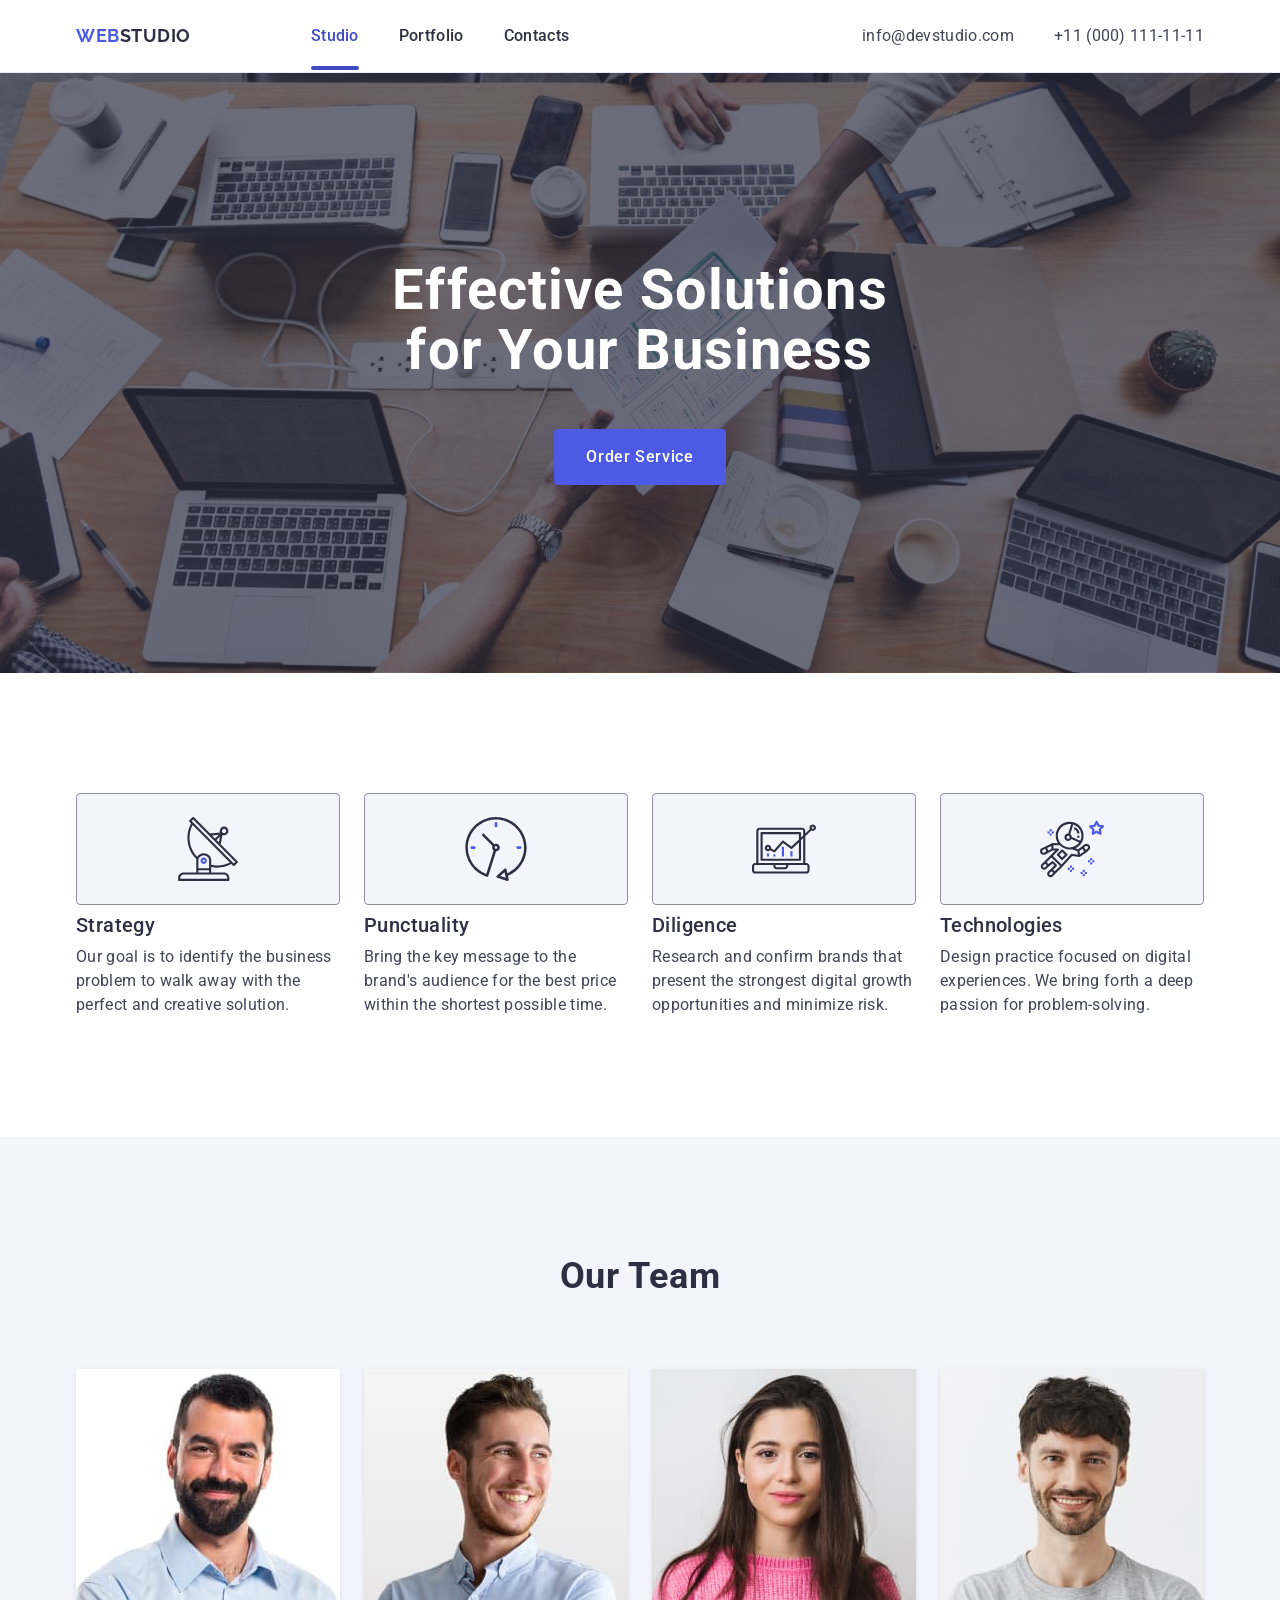
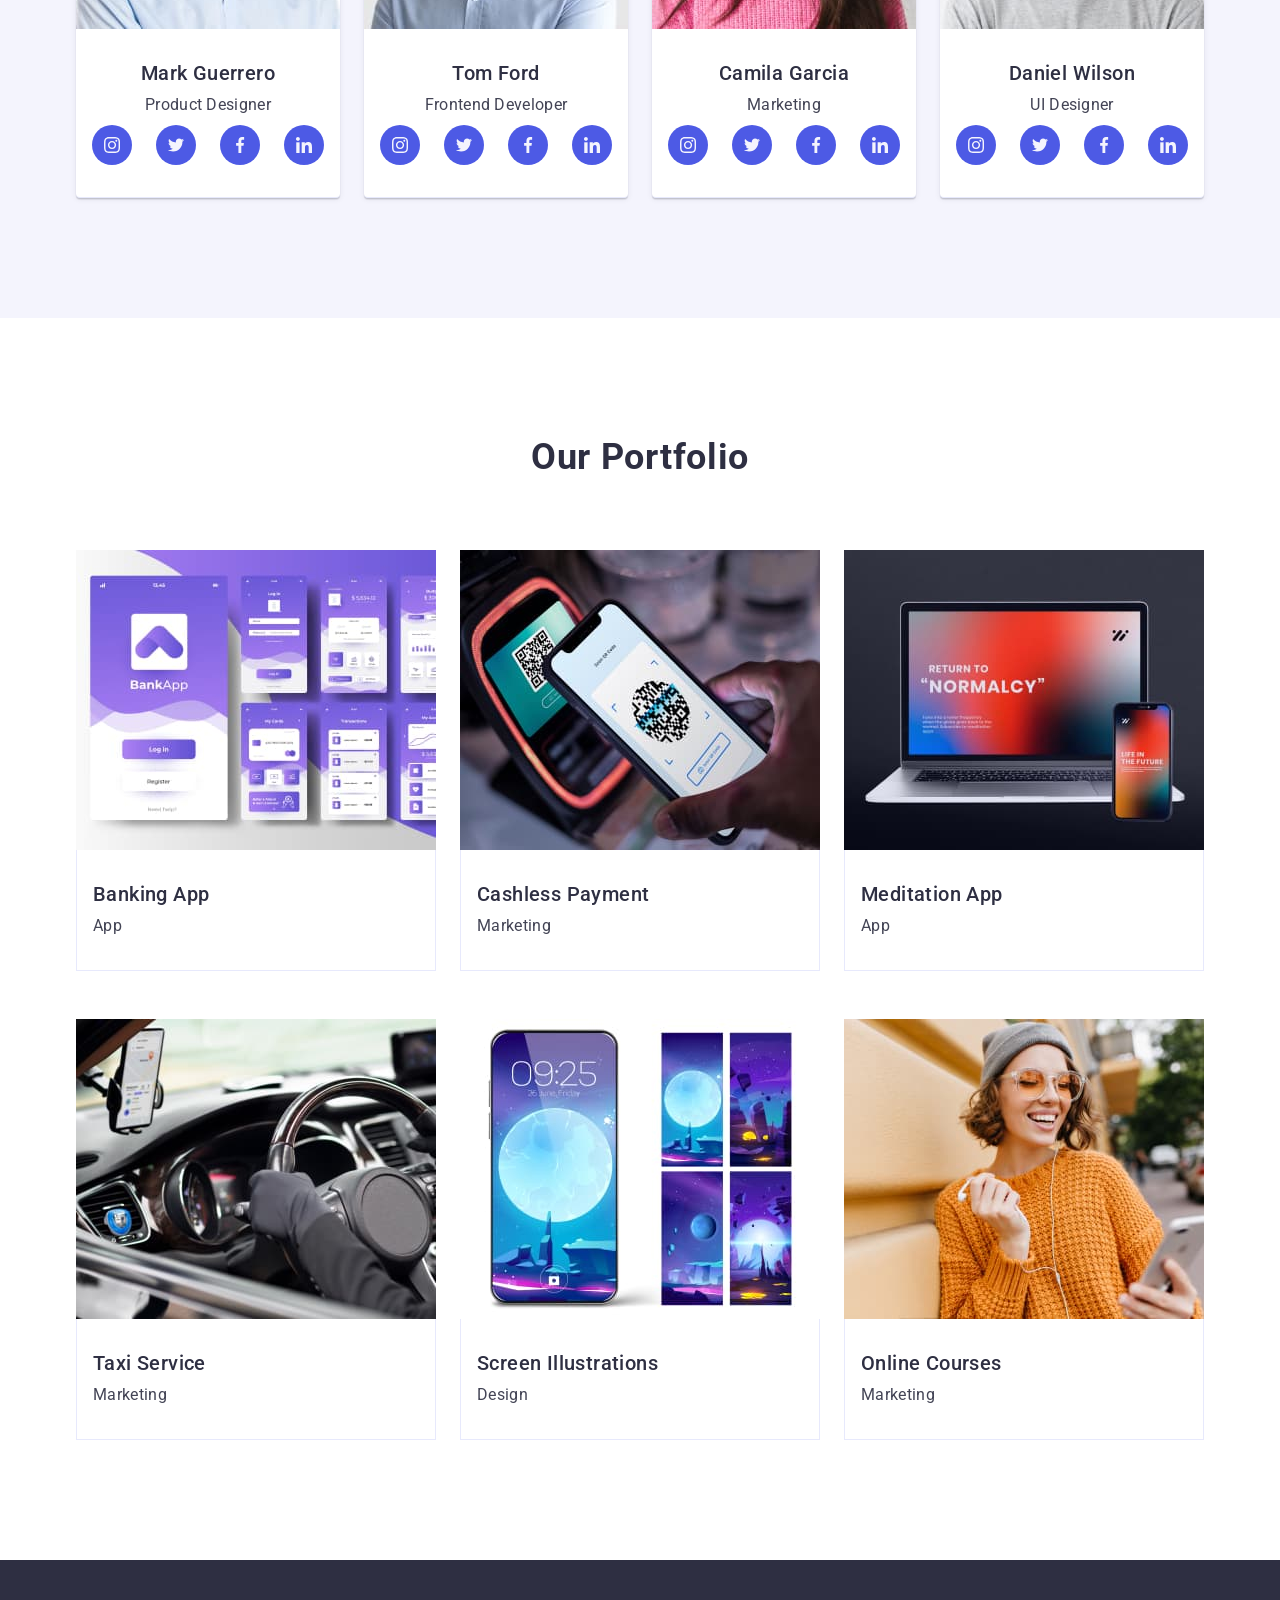
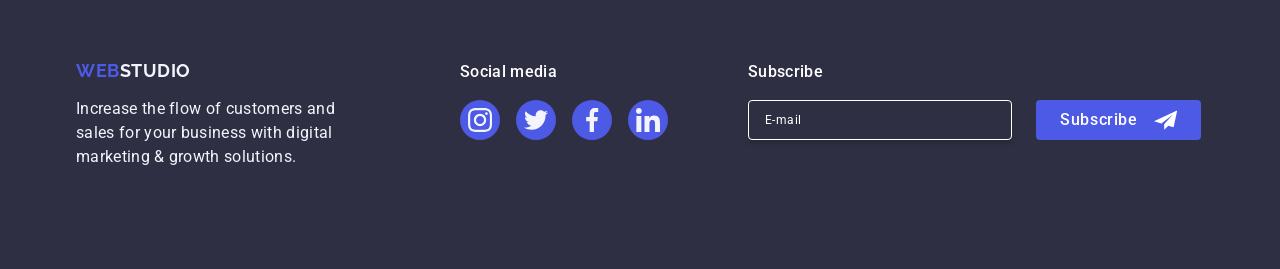
<file: index.html>
<!DOCTYPE html>
<html lang="en">
  <head>
    <meta charset="UTF-8" />
    <meta name="viewport" content="width=device-width, initial-scale=1.0" />
    <title>Document</title>
    <link rel="preconnect" href="https://fonts.googleapis.com" />
    <link rel="preconnect" href="https://fonts.gstatic.com" crossorigin />
    <link
      href="https://fonts.googleapis.com/css2?family=Raleway:wght@700&family=Roboto:wght@400;500;700&display=swap"
      rel="stylesheet"
    />
    <link
      rel="stylesheet"
      href="https://cdnjs.cloudflare.com/ajax/libs/modern-normalize/2.0.0/modern-normalize.min.css"
      integrity="sha512-4xo8blKMVCiXpTaLzQSLSw3KFOVPWhm/TRtuPVc4WG6kUgjH6J03IBuG7JZPkcWMxJ5huwaBpOpnwYElP/m6wg=="
      crossorigin="anonymous"
      referrerpolicy="no-referrer"
    />
    <link rel="stylesheet" href="./css/styles.css" />
  </head>
  <body>
    <!-- header -->

    <header class="header">
      <div class="container flex-property">
        <nav class="nav">
          <a href="./index.html" class="nav-link-logo logo-link-header"
            >Web<span class="logo-header">Studio</span></a
          >
          <ul class="nav-list">
            <li class="nav-list-item">
              <a href="./index.html" class="nav-list-link carrent">Studio</a>
            </li>
            <li class="nav-list-item">
              <a href="#" class="nav-list-link">Portfolio</a>
            </li>
            <li class="nav-list-item">
              <a href="#" class="nav-list-link">Contacts</a>
            </li>
          </ul>
        </nav>
        <address class="address">
          <ul class="address-list">
            <li class="address-list-item">
              <a href="mailto:info@devstudio.com" class="address-list-link"
                >info@devstudio.com</a
              >
            </li>
            <li class="address-list-item">
              <a href="tel:+110001111111" class="address-list-link"
                >+11 (000) 111-11-11</a
              >
            </li>
          </ul>
        </address>
        <div class="burger-mobile-menu">
          <button class="mobile-menu-button" type="button">
            <svg class="mobile-menu-icon" width="24" height="24">
              <use href="images/icons.svg#icon-menu-burger"></use>
            </svg>
          </button>
        </div>
      </div>
      <div class="mobile-menu">
        <div class="container section-mobile-menu">
          <button class="mobile-menu-close-button" type="button">
            <svg class="mobile-menu-close-icon" width="8" height="8">
              <use href="./images/icons.svg#icon-close-modal"></use>
            </svg>
          </button>
          <nav class="mobile-menu-nav">
            <ul class="mobile-nav-list">
              <li class="mobile-nav-list-item">
                <a href="./index.html" class="mobile-nav-list-link carrent"
                  >Studio</a
                >
              </li>
              <li class="mobile-nav-list-item">
                <a href="#" class="mobile-nav-list-link">Portfolio</a>
              </li>
              <li class="mobile-nav-list-item">
                <a href="#" class="mobile-nav-list-link">Contacts</a>
              </li>
            </ul>
          </nav>
          <address class="mobile-menu-address">
            <ul class="mobile-address-list">
              <li class="mobile-address-list-item">
                <a
                  href="tel:+110001111111"
                  class="mobile-address-list-link carrent"
                  >+11 (000) 111-11-11</a
                >
              </li>
              <li class="mobile-address-list-item">
                <a
                  href="mailto:info@devstudio.com"
                  class="mobile-address-list-link"
                  >info@devstudio.com</a
                >
              </li>
            </ul>
          </address>
          <ul class="social-list mobile-social-list">
            <li class="social-list-item">
              <a href="#" class="social-list-link">
                <svg class="social-list-icon" width="24" height="24">
                  <use href="./images/icons.svg#icon-instagram"></use>
                </svg>
              </a>
            </li>
            <li class="social-list-item">
              <a href="#" class="social-list-link">
                <svg class="social-list-icon" width="24" height="24">
                  <use href="./images/icons.svg#icon-twitter"></use>
                </svg>
              </a>
            </li>
            <li class="social-list-item">
              <a href="#" class="social-list-link">
                <svg class="social-list-icon" width="24" height="24">
                  <use href="./images/icons.svg#icon-facebook"></use>
                </svg>
              </a>
            </li>
            <li class="social-list-item">
              <a href="#" class="social-list-link">
                <svg class="social-list-icon" width="24" height="24">
                  <use href="./images/icons.svg#icon-linkedin"></use>
                </svg>
              </a>
            </li>
          </ul>
        </div>
      </div>
    </header>

    <!-- mobile-menu -->

    <!-- main -->

    <main class="main">
      <!-- section hero -->

      <section class="section hero">
        <div class="container">
          <h1 class="hero-title">Effective Solutions for Your Business</h1>
          <button class="button hero-button" type="button">
            Order Service
          </button>
        </div>
      </section>

      <!-- section service -->

      <section class="section service">
        <div class="container">
          <h2 class="section-title visually-hidden">Order Service</h2>
          <ul class="service-list">
            <li class="service-list-item">
              <div class="service-list-thumb">
                <svg class="service-list-icon" width="64" height="64">
                  <use href="./images/icons.svg#icon-antenna"></use>
                </svg>
              </div>
              <h3 class="service-list-title">Strategy</h3>
              <p class="service-list-text">
                Our goal is to identify the business problem to walk away with
                the perfect and creative solution.
              </p>
            </li>
            <li class="service-list-item">
              <div class="service-list-thumb">
                <svg class="service-list-icon" width="64" height="64">
                  <use href="./images/icons.svg#icon-clock"></use>
                </svg>
              </div>
              <h3 class="service-list-title">Punctuality</h3>
              <p class="service-list-text">
                Bring the key message to the brand's audience for the best price
                within the shortest possible time.
              </p>
            </li>
            <li class="service-list-item">
              <div class="service-list-thumb">
                <svg class="service-list-icon" width="64" height="64">
                  <use href="./images/icons.svg#icon-diagram"></use>
                </svg>
              </div>
              <h3 class="service-list-title">Diligence</h3>
              <p class="service-list-text">
                Research and confirm brands that present the strongest digital
                growth opportunities and minimize risk.
              </p>
            </li>
            <li class="service-list-item">
              <div class="service-list-thumb">
                <svg class="service-list-icon" width="64" height="64">
                  <use href="./images/icons.svg#icon-astronaut"></use>
                </svg>
              </div>
              <h3 class="service-list-title">Technologies</h3>
              <p class="service-list-text">
                Design practice focused on digital experiences. We bring forth a
                deep passion for problem-solving.
              </p>
            </li>
          </ul>
        </div>
      </section>

      <!-- section team -->

      <section class="section team">
        <div class="container team-container">
          <h2 class="section-title">Our Team</h2>
          <ul class="team-list">
            <li class="team-list-item">
              <img
                class="team-list-img"
                srcset="
                  ./images/mark_guerrero.jpg    1x,
                  ./images/mark_guerrero-2x.jpg 2x
                "
                src="./images/mark_guerrero.jpg"
                alt="Mark Guerrero Product Designer"
                width="264"
              />
              <div class="team-wrapper-content">
                <h3 class="team-list-title">Mark Guerrero</h3>
                <p class="team-list-text">Product Designer</p>
                <ul class="social-list">
                  <li class="social-list-item">
                    <a href="#" class="social-list-link">
                      <svg class="social-list-icon" width="16" height="16">
                        <use href="./images/icons.svg#icon-instagram"></use>
                      </svg>
                    </a>
                  </li>
                  <li class="social-list-item">
                    <a href="#" class="social-list-link">
                      <svg class="social-list-icon" width="16" height="16">
                        <use href="./images/icons.svg#icon-twitter"></use>
                      </svg>
                    </a>
                  </li>
                  <li class="social-list-item">
                    <a href="#" class="social-list-link">
                      <svg class="social-list-icon" width="16" height="16">
                        <use href="./images/icons.svg#icon-facebook"></use>
                      </svg>
                    </a>
                  </li>
                  <li class="social-list-item">
                    <a href="#" class="social-list-link">
                      <svg class="social-list-icon" width="16" height="16">
                        <use href="./images/icons.svg#icon-linkedin"></use>
                      </svg>
                    </a>
                  </li>
                </ul>
              </div>
            </li>
            <li class="team-list-item">
              <img
                class="team-list-img"
                srcset="./images/tom_ford.jpg 1x, ./images/tom_ford-2x.jpg 2x"
                src="./images/tom_ford.jpg"
                alt="Tom Ford Frontend Developer"
                width="264"
              />
              <div class="team-wrapper-content">
                <h3 class="team-list-title">Tom Ford</h3>
                <p class="team-list-text">Frontend Developer</p>
                <ul class="social-list">
                  <li class="social-list-item">
                    <a href="#" class="social-list-link">
                      <svg class="social-list-icon" width="16" height="16">
                        <use href="./images/icons.svg#icon-instagram"></use>
                      </svg>
                    </a>
                  </li>
                  <li class="social-list-item">
                    <a href="#" class="social-list-link">
                      <svg class="social-list-icon" width="16" height="16">
                        <use href="./images/icons.svg#icon-twitter"></use>
                      </svg>
                    </a>
                  </li>
                  <li class="social-list-item">
                    <a href="#" class="social-list-link">
                      <svg class="social-list-icon" width="16" height="16">
                        <use href="./images/icons.svg#icon-facebook"></use>
                      </svg>
                    </a>
                  </li>
                  <li class="social-list-item">
                    <a href="#" class="social-list-link">
                      <svg class="social-list-icon" width="16" height="16">
                        <use href="./images/icons.svg#icon-linkedin"></use>
                      </svg>
                    </a>
                  </li>
                </ul>
              </div>
            </li>
            <li class="team-list-item">
              <img
                class="team-list-img"
                srcset="
                  ./images/camila_garcia.jpg    1x,
                  ./images/camila_garcia-2x.jpg 2x
                "
                src="./images/camila_garcia.jpg"
                alt="Camila Garcia Marketing"
                width="264"
              />
              <div class="team-wrapper-content">
                <h3 class="team-list-title">Camila Garcia</h3>
                <p class="team-list-text">Marketing</p>
                <ul class="social-list">
                  <li class="social-list-item">
                    <a href="#" class="social-list-link">
                      <svg class="social-list-icon" width="16" height="16">
                        <use href="./images/icons.svg#icon-instagram"></use>
                      </svg>
                    </a>
                  </li>
                  <li class="social-list-item">
                    <a href="#" class="social-list-link">
                      <svg class="social-list-icon" width="16" height="16">
                        <use href="./images/icons.svg#icon-twitter"></use>
                      </svg>
                    </a>
                  </li>
                  <li class="social-list-item">
                    <a href="#" class="social-list-link">
                      <svg class="social-list-icon" width="16" height="16">
                        <use href="./images/icons.svg#icon-facebook"></use>
                      </svg>
                    </a>
                  </li>
                  <li class="social-list-item">
                    <a href="#" class="social-list-link">
                      <svg class="social-list-icon" width="16" height="16">
                        <use href="./images/icons.svg#icon-linkedin"></use>
                      </svg>
                    </a>
                  </li>
                </ul>
              </div>
            </li>
            <li class="team-list-item">
              <img
                class="team-list-img"
                srcset="
                  ./images/daniel_wilson.jpg    1x,
                  ./images/daniel_wilson-2x.jpg 2x
                "
                src="./images/daniel_wilson.jpg"
                alt="Daniel Wilson UI Designer"
                width="264"
              />
              <div class="team-wrapper-content">
                <h3 class="team-list-title">Daniel Wilson</h3>
                <p class="team-list-text">UI Designer</p>
                <ul class="social-list">
                  <li class="social-list-item">
                    <a href="#" class="social-list-link">
                      <svg class="social-list-icon" width="16" height="16">
                        <use href="./images/icons.svg#icon-instagram"></use>
                      </svg>
                    </a>
                  </li>
                  <li class="social-list-item">
                    <a href="#" class="social-list-link">
                      <svg class="social-list-icon" width="16" height="16">
                        <use href="./images/icons.svg#icon-twitter"></use>
                      </svg>
                    </a>
                  </li>
                  <li class="social-list-item">
                    <a href="#" class="social-list-link">
                      <svg class="social-list-icon" width="16" height="16">
                        <use href="./images/icons.svg#icon-facebook"></use>
                      </svg>
                    </a>
                  </li>
                  <li class="social-list-item">
                    <a href="#" class="social-list-link">
                      <svg class="social-list-icon" width="16" height="16">
                        <use href="./images/icons.svg#icon-linkedin"></use>
                      </svg>
                    </a>
                  </li>
                </ul>
              </div>
            </li>
          </ul>
        </div>
      </section>

      <!-- section portfolio -->

      <section class="section porfolio">
        <div class="container">
          <h2 class="section-title">Our Portfolio</h2>
          <ul class="portfolio-list">
            <li class="portfolio-list-item">
              <div class="portfolio-list-owerley">
                <picture>
                  <source
                    srcset="
                      ./images/banking-desktop.jpg    1x,
                      ./images/banking-desktop-2x.jpg 2x
                    "
                    media="(min-width: 1158px)"
                  />
                  <source
                    srcset="
                      ./images/banking-tablet.jpg    1x,
                      ./images/banking-tablet-2x.jpg 2x
                    "
                    media="(min-width: 768px)"
                  />
                  <source
                    srcset="
                      ./images/banking-mobile.jpg    1x,
                      ./images/banking-mobile-2x.jpg 2x
                    "
                    media="(max-width: 767px)"
                  />
                  <img
                    class="portfolio-list-img"
                    src="./images/banking-mobile.jpg"
                    alt="banking"
                    width="360"
                  />
                </picture>
                <p class="portfolio-text-owerley">
                  14 Stylish and User-Friendly App Design Concepts · Task
                  Manager App · Calorie Tracker App · Exotic Fruit Ecommerce App
                  · Cloud Storage App
                </p>
              </div>
              <div class="portfolio-wrapper-content">
                <h3 class="portfolio-list-title">Banking App</h3>
                <p class="portfolio-list-text">App</p>
              </div>
            </li>
            <li class="portfolio-list-item">
              <div class="portfolio-list-owerley">
                <picture>
                  <source
                    srcset="
                      ./images/cashless-payment-desktop.jpg    1x,
                      ./images/cashless-payment-desktop-2x.jpg 2x
                    "
                    media="(min-width: 1158px)"
                  />
                  <source
                    srcset="
                      ./images/cashless-payment-tablet.jpg    1x,
                      ./images/cashless-payment-tablet-2x.jpg 2x
                    "
                    media="(min-width: 768px)"
                  />
                  <source
                    srcset="
                      ./images/cashless-payment-mobile.jpg    1x,
                      ./images/cashless-payment-mobile-2x.jpg 2x
                    "
                    media="(max-width: 767px)"
                  />
                  <img
                    class="portfolio-list-img"
                    src="./images/cashless-payment-mobile.jpg"
                    alt="cashless_payment"
                    width="360"
                  />
                </picture>
                <p class="portfolio-text-owerley">
                  14 Stylish and User-Friendly App Design Concepts · Task
                  Manager App · Calorie Tracker App · Exotic Fruit Ecommerce App
                  · Cloud Storage App
                </p>
              </div>
              <div class="portfolio-wrapper-content">
                <h3 class="portfolio-list-title">Cashless Payment</h3>
                <p class="portfolio-list-text">Marketing</p>
              </div>
            </li>
            <li class="portfolio-list-item">
              <div class="portfolio-list-owerley">
                <picture>
                  <source
                    srcset="
                      ./images/meditation-desktop.jpg    1x,
                      ./images/meditation-desktop-2x.jpg 2x
                    "
                    media="(min-width: 1158px)"
                  />
                  <source
                    srcset="
                      ./images/meditation-tablet.jpg    1x,
                      ./images/meditation-tablet-2x.jpg 2x
                    "
                    media="(min-width: 768px)"
                  />
                  <source
                    srcset="
                      ./images/meditation-mobile.jpg    1x,
                      ./images/meditation-mobile-2x.jpg 2x
                    "
                    media="(max-width: 767px)"
                  />
                  <img
                    class="portfolio-list-img"
                    src="./images/meditation-mobile.jpg"
                    alt="meditation"
                    width="360"
                  />
                </picture>
                <p class="portfolio-text-owerley">
                  14 Stylish and User-Friendly App Design Concepts · Task
                  Manager App · Calorie Tracker App · Exotic Fruit Ecommerce App
                  · Cloud Storage App
                </p>
              </div>
              <div class="portfolio-wrapper-content">
                <h3 class="portfolio-list-title">Meditation App</h3>
                <p class="portfolio-list-text">App</p>
              </div>
            </li>
            <li class="portfolio-list-item">
              <div class="portfolio-list-owerley">
                <picture>
                  <source
                    srcset="
                      ./images/taxi-service-desktop.jpg    1x,
                      ./images/taxi-service-desktop-2x.jpg 2x
                    "
                    media="(min-width: 1158px)"
                  />
                  <source
                    srcset="
                      ./images/taxi-service-tablet.jpg    1x,
                      ./images/taxi-service-tablet-2x.jpg 2x
                    "
                    media="(min-width: 768px)"
                  />
                  <source
                    srcset="
                      ./images/taxi-service-mobile.jpg    1x,
                      ./images/taxi-service-mobile-2x.jpg 2x
                    "
                    media="(max-width: 767px)"
                  />
                  <img
                    class="portfolio-list-img"
                    src="./images/taxi-service-mobile.jpg"
                    alt="taxi_service"
                    width="360"
                  />
                </picture>
                <p class="portfolio-text-owerley">
                  14 Stylish and User-Friendly App Design Concepts · Task
                  Manager App · Calorie Tracker App · Exotic Fruit Ecommerce App
                  · Cloud Storage App
                </p>
              </div>
              <div class="portfolio-wrapper-content">
                <h3 class="portfolio-list-title">Taxi Service</h3>
                <p class="portfolio-list-text">Marketing</p>
              </div>
            </li>
            <li class="portfolio-list-item">
              <div class="portfolio-list-owerley">
                <picture>
                  <source
                    srcset="
                      ./images/screen-illustrations-desktop.jpg    1x,
                      ./images/screen-illustrations-desktop-2x.jpg 2x
                    "
                    media="(min-width: 1158px)"
                  />
                  <source
                    srcset="
                      ./images/screen-illustrations-tablet.jpg    1x,
                      ./images/screen-illustrations-tablet-2x.jpg 2x
                    "
                    media="(min-width: 768px)"
                  />
                  <source
                    srcset="
                      ./images/screen-illustrations-mobile.jpg    1x,
                      ./images/screen-illustrations-mobile-2x.jpg 2x
                    "
                    media="(max-width: 767px)"
                  />
                  <img
                    class="portfolio-list-img"
                    src="./images/screen-illustrations-mobile.jpg"
                    alt="screen_illustrations"
                    width="360"
                  />
                </picture>
                <p class="portfolio-text-owerley">
                  14 Stylish and User-Friendly App Design Concepts · Task
                  Manager App · Calorie Tracker App · Exotic Fruit Ecommerce App
                  · Cloud Storage App
                </p>
              </div>
              <div class="portfolio-wrapper-content">
                <h3 class="portfolio-list-title">Screen Illustrations</h3>
                <p class="portfolio-list-text">Design</p>
              </div>
            </li>
            <li class="portfolio-list-item">
              <div class="portfolio-list-owerley">
                <picture>
                  <source
                    srcset="
                      ./images/online-courses-desktop.jpg    1x,
                      ./images/online-courses-desktop-2x.jpg 2x
                    "
                    media="(min-width: 1158px)"
                  />
                  <source
                    srcset="
                      ./images/online-courses-tablet.jpg    1x,
                      ./images/online-courses-tablet-2x.jpg 2x
                    "
                    media="(min-width: 768px)"
                  />
                  <source
                    srcset="
                      ./images/online-courses-mobile.jpg    1x,
                      ./images/online-courses-mobile-2x.jpg 2x
                    "
                    media="(max-width: 767px)"
                  />
                  <img
                    class="portfolio-list-img"
                    src="./images/online-courses-mobile.jpg"
                    alt="online_courses"
                    width="360"
                  />
                </picture>
                <p class="portfolio-text-owerley">
                  14 Stylish and User-Friendly App Design Concepts · Task
                  Manager App · Calorie Tracker App · Exotic Fruit Ecommerce App
                  · Cloud Storage App
                </p>
              </div>
              <div class="portfolio-wrapper-content">
                <h3 class="portfolio-list-title">Online Courses</h3>
                <p class="portfolio-list-text">Marketing</p>
              </div>
            </li>
          </ul>
        </div>
      </section>
    </main>

    <!-- footer -->

    <footer class="footer">
      <div class="container">
        <div class="footer-wrapper-description">
          <a href="./index.html" class="nav-link-logo logo-footer-link"
            >Web<span class="logo-footer">Studio</span></a
          >
          <p class="footer-text">
            Increase the flow of customers and sales for your business with
            digital marketing & growth solutions.
          </p>
        </div>
        <div class="footer-wrapper-social">
          <p class="footer-social-text">Social media</p>
          <ul class="social-list">
            <li class="social-list-item">
              <a href="#" class="social-list-link footer-social-link">
                <svg class="social-list-icon" width="24" height="24">
                  <use href="./images/icons.svg#icon-instagram"></use>
                </svg>
              </a>
            </li>
            <li class="social-list-item">
              <a href="#" class="social-list-link footer-social-link">
                <svg class="social-list-icon" width="24" height="24">
                  <use href="./images/icons.svg#icon-twitter"></use>
                </svg>
              </a>
            </li>
            <li class="social-list-item">
              <a href="#" class="social-list-link footer-social-link">
                <svg class="social-list-icon" width="24" height="24">
                  <use href="./images/icons.svg#icon-facebook"></use>
                </svg>
              </a>
            </li>
            <li class="social-list-item">
              <a href="#" class="social-list-link footer-social-link">
                <svg class="social-list-icon" width="24" height="24">
                  <use href="./images/icons.svg#icon-linkedin"></use>
                </svg>
              </a>
            </li>
          </ul>
        </div>
        <div class="footer-wrapper-form">
          <p class="footer-form-title">Subscribe</p>
          <form class="footer-subscribe">
            <label class="footer-form-label" for="footer-user-email">
              <input
                class="footer-input"
                type="email"
                id="footer-user-email"
                name="footer-user-email"
                placeholder="E-mail"
              />
            </label>
            <button class="footer-form-button" type="submit">
              Subscribe
              <svg class="footer-form-button-icon" width="24" height="24">
                <use href="./images/icons.svg#icon-fly"></use>
              </svg>
            </button>
          </form>
        </div>
      </div>
    </footer>

    <!-- modal -->

    <div class="backdrop">
      <div class="modal">
        <button class="modal-close-button" type="button">
          <svg class="modal-close-icon" width="8" height="8">
            <use href="./images/icons.svg#icon-close-modal"></use>
          </svg>
        </button>
        <p class="modal-title">Leave your contacts and we will call you back</p>
        <form class="modal-form">
          <div class="modal-wrapper-content">
            <label class="modal-label" for="user-name">Name</label>
            <div class="modal-wrapper-input">
              <input
                class="modal-input"
                type="text"
                id="user-name"
                name="user-name"
              />
              <svg class="modal-input-icon" width="18" height="24">
                <use href="./images/icons.svg#icon-person-modal"></use>
              </svg>
            </div>
          </div>
          <div class="modal-wrapper-content">
            <label class="modal-label" for="user-phone">Phone</label>
            <div class="modal-wrapper-input">
              <input
                class="modal-input"
                type="tel"
                id="user-phone"
                name="user-phone"
              />
              <svg class="modal-input-icon" width="18" height="24">
                <use href="./images/icons.svg#icon-phone-modal"></use>
              </svg>
            </div>
          </div>
          <div class="modal-wrapper-content">
            <label class="modal-label" for="user-mail">Email</label>
            <div class="modal-wrapper-input">
              <input
                class="modal-input"
                type="email"
                id="user-mail"
                name="user-mail"
              />
              <svg class="modal-input-icon" width="18" height="24">
                <use href="./images/icons.svg#icon-email-modal"></use>
              </svg>
            </div>
          </div>
          <div class="modal-wrapper-coment">
            <label class="modal-label" for="user-comment">Comment</label>
            <textarea
              class="modal-comment"
              id="user-comment"
              name="user-comment"
              placeholder="Text input"
            ></textarea>
          </div>
          <div class="modal-wrapper-checkbox">
            <input
              class="modal-checkbox visually-hidden"
              type="checkbox"
              id="user-privacy"
              name="user-privacy"
              value="true"
            />
            <label class="modal-label-checkbox" for="user-privacy">
              <span class="modal-custom-checkbox">
                <svg class="modal-checkbox-icon" width="10" height="8">
                  <use href="./images/icons.svg#icon-check"></use>
                </svg>
              </span>
              <span class="text-line">
                I accept the terms and conditions of the
                <a class="modal-checkbox-link" href="#">Privacy Policy</a>
              </span>
            </label>
          </div>
          <button class="modal-button" type="submit">Send</button>
        </form>
      </div>
    </div>
  </body>
</html>
</file>
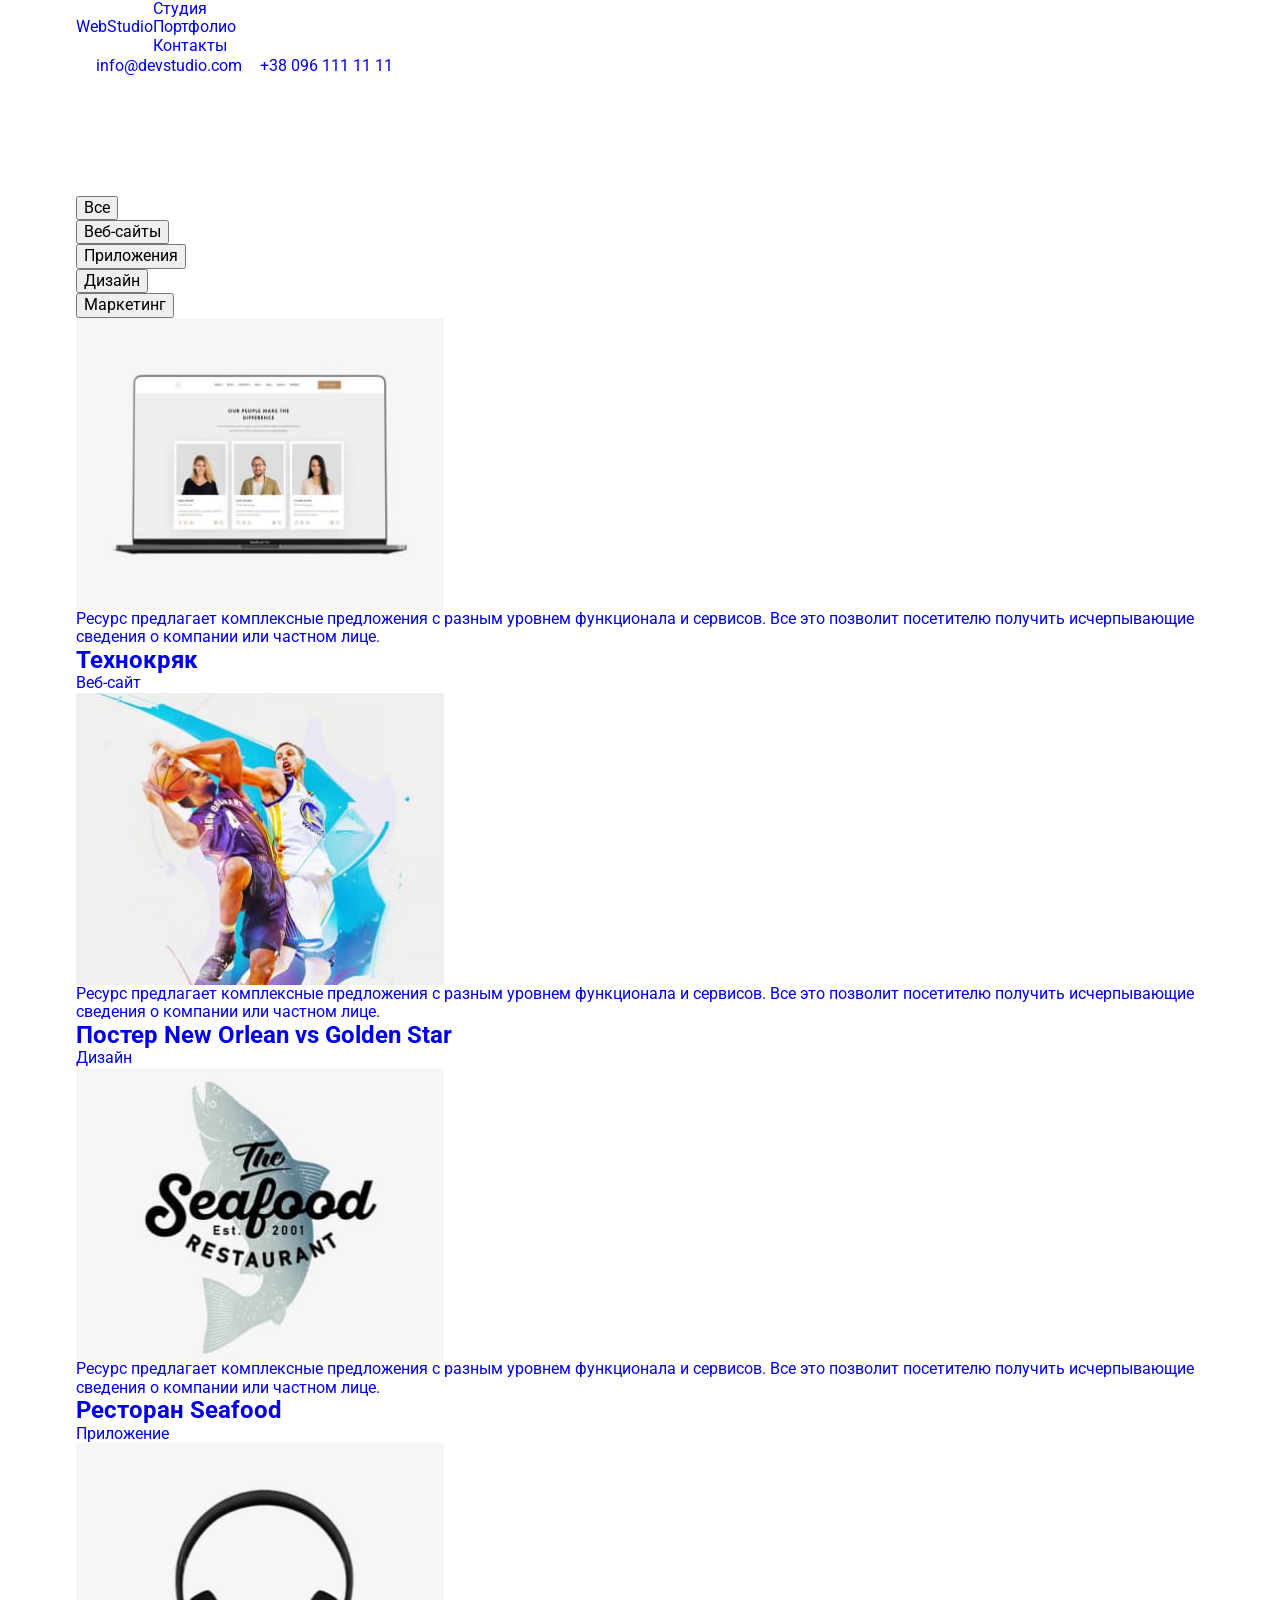
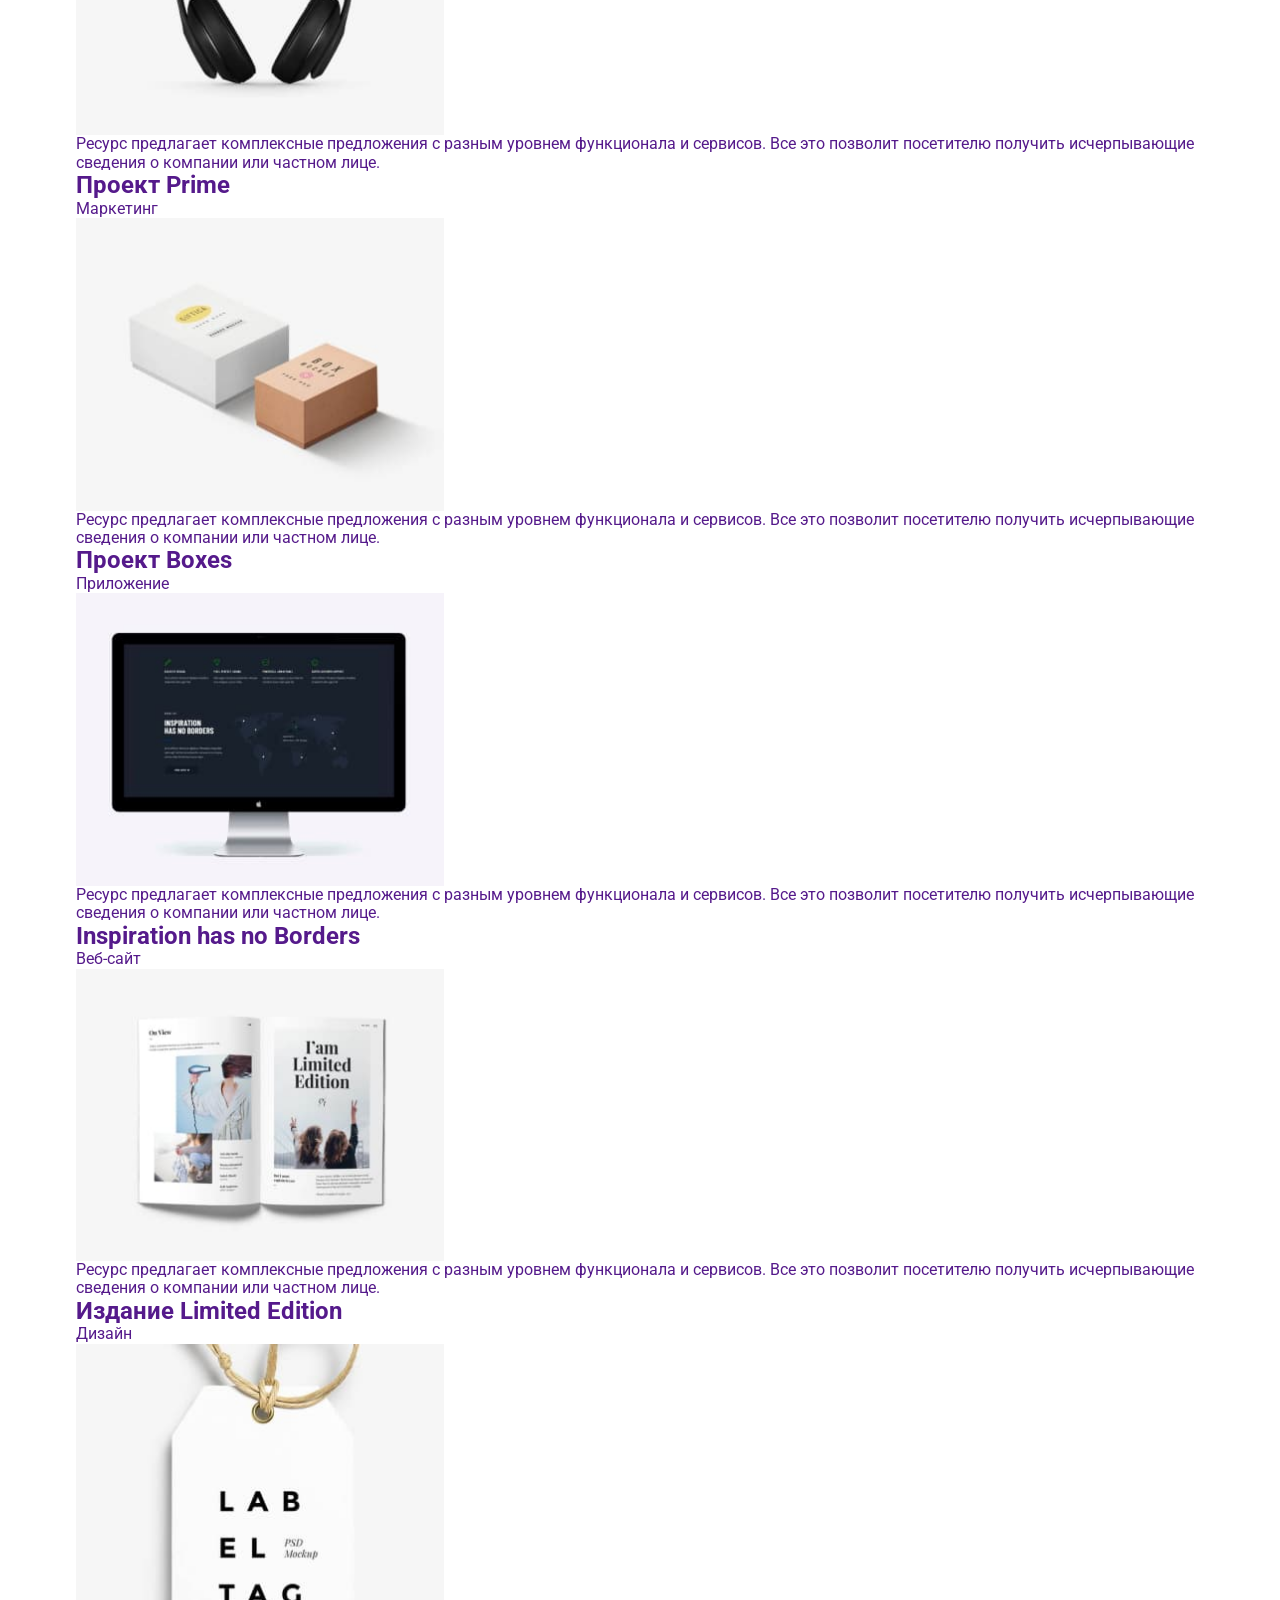
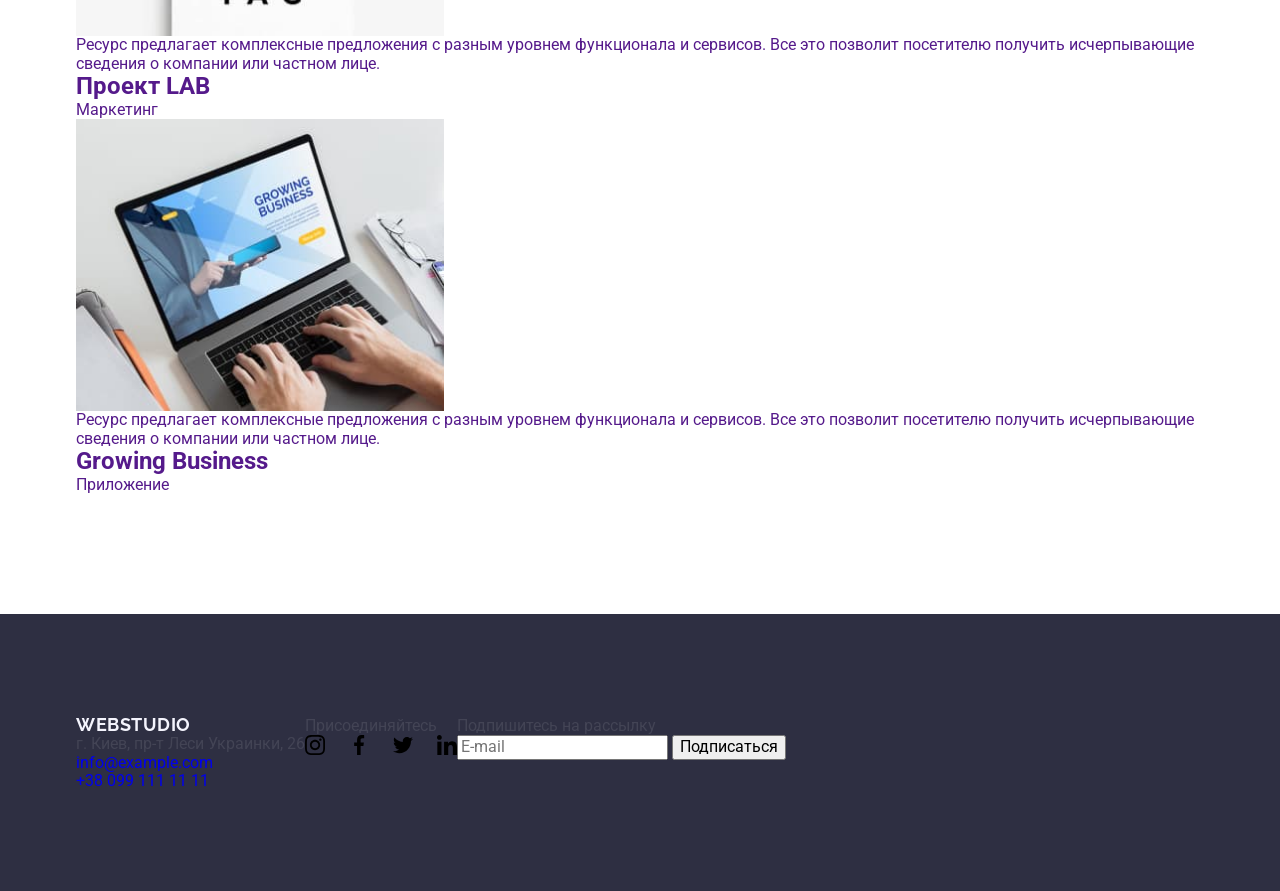
<file: portfolio.html>
<!DOCTYPE html>
<html lang="ru">

<head>
  <meta charset="UTF-8">
  <meta http-equiv="X-UA-Compatible" content="IE=edge">
  <meta name="viewport" content="width=device-width, initial-scale=1.0">
  <title>Portfolio</title>
  <link href="https://fonts.googleapis.com/css2?family=Raleway:wght@700&family=Roboto:wght@400;500;700;900&display=swap"
    rel="stylesheet">
  <link rel="stylesheet" href="https://cdnjs.cloudflare.com/ajax/libs/modern-normalize/1.1.0/modern-normalize.min.css"
    integrity="sha512-wpPYUAdjBVSE4KJnH1VR1HeZfpl1ub8YT/NKx4PuQ5NmX2tKuGu6U/JRp5y+Y8XG2tV+wKQpNHVUX03MfMFn9Q=="
    crossorigin="anonymous" referrerpolicy="no-referrer" />
  <link rel="stylesheet" type="text/css" href="./css/styles.css">
</head>

<body>
  <!-- Шапка -->
  <header class="page-header">
    <div class="container">
      <!-- Блок навигации -->
      <div class="header-flex">
        <nav class="nav">
          <a class="logo" href="./index.html">Web<span class="studio">Studio</span></a>
          <ul class="site-nav">
            <li class="item"><a class="link" href="./index.html">Студия</a></li>
            <li class="item"><a class="link current" href="./portfolio.html">Портфолио</a></li>
            <li class="item"><a class="link" href="#">Контакты</a></li>
          </ul>
        </nav>
        <!-- Блок контактов -->
        <div class="contacts">
          <a class="link" href="mailto:info@devstudio.com">
            <svg class="icon" width="16" height="12">
              <use href="./images/icons.svg#icon-envelope"></use>
            </svg>
            info@devstudio.com</a>
          <a class="link" href="tel:+380961111111">
            <svg class="icon" width="10" height="16">
              <use href="./images/icons.svg#icon-smartphone"></use>
            </svg>
            +38 096 111 11 11</a>
        </div>
      </div>
    </div>
  </header>
  <!-- Основной контент -->
  <main>
    <section class="section">
      <div class="container">
        <h1 class="portfolio-section-title visually-hidden">Примеры наших работ</h1>
        <!-- Блок кнопок -->
        <ul class="examples-buton">
          <li class="item"><button class="btn" type="button">Все</button></li>
          <li class="item"><button class="btn" type="button">Веб-сайты</button></li>
          <li class="item"><button class="btn" type="button">Приложения</button></li>
          <li class="item"><button class="btn" type="button">Дизайн</button></li>
          <li class="item"><button class="btn" type="button">Маркетинг</button></li>
        </ul>
        <!-- Блок примеров работ -->
        <ul class="examples">
          <li class="item">
            <a href="#" class="example-link">
              <div class="example-thumb">
                <img src="./images/portf1.jpg" alt="Технокряк" width="368">
                <div class="overlay">
                  <p class="text">Ресурс предлагает комплексные предложения с разным уровнем функционала и сервисов. Все
                    это позволит посетителю получить
                    исчерпывающие сведения о компании или частном лице.</p>
                </div>
              </div>
              <div class="description">
                <h2 class="title">Технокряк</h2>
                <p class="text">Веб-сайт</p>
              </div>
            </a>
          </li>
          <li class="item">
            <a href="#" class="example-link">
              <div class="example-thumb">
                <img src="./images/portf2.jpg" alt="Постер New Orlean vs Golden Star" width="368">
                <div class="overlay">
                  <p class="text">Ресурс предлагает комплексные предложения с разным уровнем функционала и сервисов. Все
                    это позволит посетителю получить
                    исчерпывающие сведения о компании или частном лице.</p>
                </div>
              </div>
              <div class="description">
                <h2 class="title">Постер New Orlean vs Golden Star</h2>
                <p class="text">Дизайн</p>
              </div>
            </a>
          </li>
          <li class="item">
            <a href="#" class="example-link">
              <div class="example-thumb">
                <img src="./images/portf3.jpg" alt="Ресторан Seafood" width="368">
                <div class="overlay">
                  <p class="text">Ресурс предлагает комплексные предложения с разным уровнем функционала и сервисов. Все
                    это позволит посетителю получить
                    исчерпывающие сведения о компании или частном лице.</p>
                </div>
              </div>
              <div class="description">
                <h2 class="title">Ресторан Seafood</h2>
                <p class="text">Приложение</p>
              </div>
            </a>
          </li>
          <li class="item">
            <a href="" class="example-link">
              <div class="example-thumb">
                <img src="./images/portf4.jpg" alt="Проект Prime" width="368">
                <div class="overlay">
                  <p class="text">Ресурс предлагает комплексные предложения с разным уровнем функционала и сервисов. Все
                    это позволит посетителю получить
                    исчерпывающие сведения о компании или частном лице.</p>
                </div>
              </div>
              <div class="description">
                <h2 class="title">Проект Prime</h2>
                <p class="text">Маркетинг</p>
              </div>
            </a>
          </li>
          <li class="item">
            <a href="" class="example-link">
              <div class="example-thumb">
                <img src="./images/portf5.jpg" alt="Проект Boxes" width="368">
                <div class="overlay">
                  <p class="text">Ресурс предлагает комплексные предложения с разным уровнем функционала и сервисов. Все
                    это позволит посетителю получить
                    исчерпывающие сведения о компании или частном лице.</p>
                </div>
              </div>
              <div class="description">
                <h2 class="title">Проект Boxes</h2>
                <p class="text">Приложение</p>
              </div>
            </a>
          </li>
          <li class="item">
            <a href="" class="example-link">
              <div class="example-thumb">
                <img src="./images/portf6.jpg" alt="Inspiration has no Borders" width="368">
                <div class="overlay">
                  <p class="text">Ресурс предлагает комплексные предложения с разным уровнем функционала и сервисов. Все
                    это позволит посетителю получить
                    исчерпывающие сведения о компании или частном лице.</p>
                </div>
              </div>
              <div class="description">
                <h2 class="title">Inspiration has no Borders</h2>
                <p class="text">Веб-сайт</p>
              </div>
            </a>
          </li>
          <li class="item">
            <a href="" class="example-link">
              <div class="example-thumb">
                <img src="./images/portf7.jpg" alt="Издание Limited Edition" width="368">
                <div class="overlay">
                  <p class="text">Ресурс предлагает комплексные предложения с разным уровнем функционала и сервисов. Все
                    это позволит посетителю получить
                    исчерпывающие сведения о компании или частном лице.</p>
                </div>
              </div>
              <div class="description">
                <h2 class="title">Издание Limited Edition</h2>
                <p class="text">Дизайн</p>
              </div>
            </a>
          </li>
          <li class="item">
            <a href="" class="example-link">
              <div class="example-thumb">
                <img src="./images/portf8.jpg" alt="Проект LAB" width="368">
                <div class="overlay">
                  <p class="text">Ресурс предлагает комплексные предложения с разным уровнем функционала и сервисов. Все
                    это позволит посетителю получить
                    исчерпывающие сведения о компании или частном лице.</p>
                </div>
              </div>
              <div class="description">
                <h2 class="title">Проект LAB</h2>
                <p class="text">Маркетинг</p>
              </div>
            </a>
          </li>
          <li class="item">
            <a href="" class="example-link">
              <div class="example-thumb">
                <img src="./images/portf9.jpg" alt="Growing Business" width="368">
                <div class="overlay">
                  <p class="text">Ресурс предлагает комплексные предложения с разным уровнем функционала и сервисов. Все
                    это позволит посетителю получить
                    исчерпывающие сведения о компании или частном лице.</p>
                </div>
              </div>
              <div class="description">
                <h2 class="title">Growing Business</h2>
                <p class="text">Приложение</p>
              </div>
            </a>
          </li>
        </ul>
      </div>
    </section>
  </main>
  <!-- Подвал -->
  <footer class="footer">
    <div class="container flex">
      <div class="studio-address">
        <a class="logo-footer" href="./index.html">Web<span class="studio-footer">Studio</span></a>
        <address>
          <ul class="address">
            <li class="sity">г. Киев, пр-т Леси Украинки, 26</li>
            <li class="sity-link">
              <a class="link" href="mailto:info@example.com">info@example.com</a>
            </li>
            <li class="sity-link">
              <a class="link" href="tel:+380991111111">+38 099 111 11 11</a>
            </li>
          </ul>
        </address>
      </div>
      <div class="social">
        <p class="social-text">Присоединяйтесь</p>
        <ul class="social-list">
          <li class="item">
            <a href="#" class="link">
              <svg class="icon" width="20" height="20">
                <use href="./images/icons.svg#icon-instagram"></use>
              </svg>
            </a>
          </li>
          <li class="item">
            <a href="#" class="link">
              <svg class="icon" width="20" height="20">
                <use href="./images/icons.svg#icon-facebook"></use>
              </svg>
            </a>
          </li>
          <li class="item">
            <a href="#" class="link">
              <svg class="icon" width="20" height="20">
                <use href="./images/icons.svg#icon-twitter"></use>
              </svg>
            </a>
          </li>
          <li class="item">
            <a href="#" class="link">
              <svg class="icon" width="20" height="20">
                <use href="./images/icons.svg#icon-linkedin"></use>
              </svg>
            </a>
          </li>
        </ul>
      </div>
      <div class="subscription">
        <p class="social-text">Подпишитесь на рассылку</p>
        <input type="email" class="subscription-input" placeholder="E-mail">
        <button type="submit" class="btn">Подписаться</button>
      </div>
    </div>
  </footer>
</body>

</html>
</file>
<file: css/styles.css>
body{
    font-family: "Roboto", sans-serif;
    background-color: #ffffff;
    color: #434455;
}

p, h1, h2, h3, h4, h5, h6{
    margin-top: 0;
    margin-bottom: 0;
}

a{
    text-decoration: none;
}

ul{
    list-style: none;
    margin-top: 0;
    margin-bottom: 0;
    padding-left: 0;
}

img{
    display: block;
    max-width: 100%;
    height: auto;
}



/* header */

.header{
    border-bottom: 1px solid  #E7E9FC;
    box-shadow: 0px 2px 1px rgba(46, 47, 66, 0.08),
        0px 1px 1px rgba(46, 47, 66, 0.16),
        0px 1px 6px rgba(46, 47, 66, 0.08);
}

.container {
    /* max-width: 1158px; */
    max-width: 320px;
    margin: 0 auto;
    /* padding-left: 15px;
    padding-right: 15px; */
    padding-left: 16px;
    padding-right: 16px;
}

.flex-property{
    display: flex;
    justify-content: space-between;
    align-items: center;
}

.nav{
    display: flex;
    align-items: center;
}

.nav-link-logo{
    color:  #4D5AE5;
    font-family: "Raleway", sans-serif;
    font-size: 18px;
    font-weight: 700;
    line-height: 1.17;
    letter-spacing: 0.03em;
    text-transform: uppercase;
}

.logo-link-header {
    /* margin-right: 76px; */
}

.logo-header{
    color:  #2E2F42;
    font-family: "Raleway", sans-serif;
    font-size: 18px;
    font-weight: 700;
    line-height: 1.17;
    letter-spacing: 0.03em;
    text-transform: uppercase;
}

.nav-list{
    /* display: flex;
    gap:40px; */
    display: none;
    
}

.nav-list-item{
    
    padding-top: 24px;
    padding-bottom: 24px;

}

.nav-list-link{
    position: relative;
    padding-top: 24px;
    padding-bottom: 24px;
    color: #2E2F42;
    font-size: 16px;
    font-weight: 500;
    line-height: 1.5;
    letter-spacing: 0.02em;
    transition-property: color;
    transition-duration: 250ms;
    transition-timing-function: cubic-bezier(0.4, 0, 0.2, 1);
}

.nav-list-link:hover,
.nav-list-link:focus {
    color: #404BBF;
}

.nav-list-link:active {
    color: #404BBF;
}

.nav-list-link.carrent {
    color: #404BBF;
}

.nav-list-link.carrent::after {
    content: "";
    position: absolute;
    left: 0;
    bottom: -1px;
    width: 100%;
    height: 4px;
    border-radius: 2px;
    background: #404bbf;
}

.address {
    font-style: normal;
    display: none;
}

.address-list {
    display: flex;
    flex-direction: column;
    /* gap: 40px */
    gap: 12px;
    
}

.address-list-link{
    /* padding-top: 24px;
    padding-bottom: 23px; */
    color: #434455;
    /* font-size: 16px; */
    font-size: 12px;
    font-weight: 400;
    /* line-height: 1.5; */
    line-height: 1.17;
    letter-spacing: 0.02em;
    transition-property: color;
    transition-duration: 250ms;
    transition-timing-function: cubic-bezier(0.4, 0, 0.2, 1);
}

.address-list-link:hover,
.address-list-link:focus{
    color: #404BBF;
}

.burger-mobile-menu {
    display: flex;
    padding-top: 16px;
    padding-bottom: 15px;
}

.mobile-menu-button {
    padding: 0;
    width: 24px;
    height: 24px;
    border: none;
    display: flex;
    justify-content: center;
    align-items: center;
    background-color: #ffffff;
    cursor: pointer;
}

.mobile-menu{
    position: fixed;
    top: 0;
    left: 0;
    width: 100%;
    height: 100%;
    z-index: 999;
    background-color: #ffffff;
    visibility: hidden;
    opacity: 0;
    pointer-events: none;
}

.mobile-menu.is-open {
    visibility: visible;
    opacity: 1;
    pointer-events: auto;
}

.container.section-mobile-menu {
    display: flex;
    flex-direction: column;
    height: 100%;
    padding-top: 72px;
    padding-bottom: 40px;
}
.section-mobile-menu {
    position: relative;
}

.mobile-menu-close-button {
    position: absolute;
    top: 24px;
    right: 24px;
    display: flex;
    justify-content: center;
    align-items: center;
    padding: 0;
    width: 24px;
    height: 24px;
    cursor: pointer;
    background-color: #ffffff;
    border-radius: 50% 50%;
    border: 1px solid rgba(0, 0, 0, 0.1);
    transition: background-color 250ms cubic-bezier(0.4, 0, 0.2, 1), border 250ms cubic-bezier(0.4, 0, 0.2, 1);
}

.mobile-menu-close-icon {
    transition: fill 250ms cubic-bezier(0.4, 0, 0.2, 1);
}

.mobile-menu-close-button:hover,
.mobile-menu-close-button:focus {
    background-color: #404bbf;
    border: none;
    fill: #ffffff;
}

.mobile-menu-nav {
    margin-bottom: auto;   
}

.mobile-nav-list{
    display: flex;
    flex-direction: column;
    gap: 40px;
   
}

.mobile-nav-list-link{
    font-weight: 700;
    font-size: 36px;
    line-height: 1.11;
    letter-spacing: 0.02em;
    color: #2e2f42;
    transition-property: color;
    transition-duration: 250ms;
    transition-timing-function: cubic-bezier(0.4, 0, 0.2, 1);
}

.mobile-nav-list-link:hover,
.mobile-nav-list-link:focus{
    color: #404bbf;
}

.mobile-nav-list-link.carrent {
    color: #404bbf;
}

.mobile-menu-address{
    margin-bottom: 48px;
    font-style: normal;
}

.mobile-address-list{
    display: flex;
    flex-direction: column;
    gap: 24px;
}

.mobile-address-list-link {
    font-weight: 500;
    font-size: 20px;
    line-height: 1.2;
    letter-spacing: 0.02em;
    color:#434455;
    transition-property: color;
    transition-duration: 250ms;
    transition-timing-function: cubic-bezier(0.4, 0, 0.2, 1);
}

.mobile-address-list-link:hover,
.mobile-address-list-link:focus{
    color: #4d5ae5;
}

.mobile-address-list-link.carrent {
    color: #4d5ae5;
}

.social-list.mobile-social-list{
    gap: 0;
    justify-content: space-between;
}

/* main */

/* section hero */

.section{
    /* padding-top: 120px;
    padding-bottom: 120px; */
    padding-top: 96px;
    padding-bottom: 96px;
}

.hero{
    background-color:  #2E2F42;
    background-image: linear-gradient(rgba(46, 47, 66, 0.7),rgba(46, 47, 66, 0.7)), url(../images/hero-mobile.jpg);
    background-repeat: no-repeat;
    background-size: cover;
    background-position: center center;
    /* padding-top: 188px;
    padding-bottom: 188px; */
    padding-top: 72px;
    padding-bottom: 72px;
    max-width: 320px;
    margin: 0 auto;
}

@media (max-width: 767px) and (min-resolution: 192dpi) {
    .hero {
        background-image: linear-gradient(rgba(46, 47, 66, 0.7), rgba(46, 47, 66, 0.7)), url(../images/hero-mobile-2x.jpg);
    }
    
}

.hero-title{
    /* max-width: 496px; */
    max-width: 216px;
    margin-left: auto; 
    margin-right: auto;
    /* margin-bottom: 48px; */
    margin-bottom: 72px;
    color: #ffffff;
    text-align: center;
    /* font-size: 56px; */
    font-size: 36px;
    font-weight: 700;
    /* line-height: 1.07; */
    line-height: 1.11;
    letter-spacing: 0.02em;
}

.button{
    
    display: block;
    margin: 0 auto;
    padding: 16px 32px;
    min-width: 169px;
    cursor: pointer;
    background-color: #4D5AE5;
    color: #ffffff;
    font-size: 16px;
    font-weight: 500;
    line-height: 1.5;
    letter-spacing: 0.04em;
    border: 0;
    border-radius: 4px;
    transition-property: background-color;
    transition-duration: 250ms;
    transition-timing-function: cubic-bezier(0.4, 0, 0.2, 1);
}

.button:hover,
.button:focus{
    background-color: #404BBF;
}

.section-title{
    margin-bottom: 72px;
    color: #2E2F42;
    text-align: center;
    font-size: 36px;
    font-weight: 700;
    line-height: 1.11;
    letter-spacing: 0.02em;
    text-transform: capitalize;
}

.visually-hidden {
    position: absolute;
    width: 1px;
    height: 1px;
    margin: -1px;
    border: 0;
    padding: 0;
    white-space: nowrap;
    clip-path: inset(100%);
    clip: rect(0 0 0 0);
    overflow: hidden;
}

/* section service */

.service-list{
    display: flex;
    flex-wrap: wrap;
    flex-direction: column;
    /* gap: 24px; */
    gap: 72px;
}

.service-list-item{
    /* width: calc((100% - 72px) / 4); */
}

.service-list-thumb {
    /* display: flex;
    justify-content: center;
    align-items: center;
    margin-bottom: 8px;
    width: 100%;
    height: 112px;
    background-color: #f4f4fd;
    border: 1px solid #8e8f99;
    border-radius: 4px; */
    display: none;
}

.service-list-title{
    /* margin-bottom: 8px;
    font-size: 20px;
    font-weight: 500;
    line-height: 1.2; */
    font-weight: 700;
    font-size: 36px;
    line-height: 1.11;
    letter-spacing: 0.02em;
    text-align: center;
    color: #2E2F42;
    margin-bottom: 8px;

}

.service-list-text{
    color: #434455;
    font-size: 16px;
    /* font-weight: 400; */
    font-weight: 500;
    line-height: 1.5;
    letter-spacing: 0.02em;
}

/* section team */

.team{
    background-color: #F4F4FD;
}

.team-container {
    padding-right: 28px;
    padding-left: 28px;
}

.team-list{
    display: flex;
    flex-wrap: wrap;
    flex-direction: column;
    /* gap:24px */
    gap: 72px;
}

.team-list-item{
    /* width: calc((100% - 72px) / 4); */
    background-color: #ffffff;
    border-bottom: 1px solid #E7E9FC;
    border-radius: 0px 0px 4px 4px;
    box-shadow: 0 2px 1px 0 rgba(46, 47, 66, 0.08), 0 1px 1px 0 rgba(46, 47, 66, 0.16), 0 1px 6px 0 rgba(46, 47, 66, 0.08);
}

.team-wrapper-content{
    padding: 32px 0;
}

.team-list-title{
    margin-bottom: 8px;
    color:  #2E2F42;
    text-align: center;
    font-size: 20px;
    font-weight: 500;
    line-height: 1.2;
    letter-spacing: 0.02em;
}

.team-list-text{
    margin-bottom: 8px;
    color: #434455;
    text-align: center;
    font-size: 16px;
    font-weight: 400;
    line-height: 1.5;
    letter-spacing: 0.02em;
}

.social-list {
   display: flex;
   justify-content: center;
   gap: 24px;
}

.social-list-link {
    display: flex;
    justify-content: center;
    align-items: center;
    width: 40px;
    height: 40px;
    border-radius: 50% 50%;
    background-color: #4d5ae5;
    transition-property: background-color;
    transition-duration: 250ms;
    transition-timing-function: cubic-bezier(0.4, 0, 0.2, 1);
}

.social-list-link:hover,
.social-list-link:focus{
    background-color: #404bbf;
}

.social-list-icon {
fill: #f4f4fd;
}


/* section porfolio */

.portfolio-list{
    display: flex;
    flex-wrap: wrap;
    /* row-gap:48px; */
    /* column-gap: 24px; */
    row-gap: 48px;
}

.portfolio-list-item{
    /* width: calc((100% - 48px) / 3); */
    transition-property: box-shadow;
    transition-duration: 250ms;
    transition-timing-function: cubic-bezier(0.4, 0, 0.2, 1);
    
}
.portfolio-list-item:hover{
    box-shadow: 0 2px 1px 0 rgba(46, 47, 66, 0.08), 0 1px 1px 0 rgba(46, 47, 66, 0.16), 0 1px 6px 0 rgba(46, 47, 66, 0.08);
}

.portfolio-list-item:hover .portfolio-text-owerley{
    transform: translateY(0);
}

.portfolio-list-owerley{
    position: relative;
    overflow: hidden;
}

.portfolio-text-owerley{
    position: absolute;
    top: 0;
    width: 100%;
    height: 100%;
    padding: 40px 32px;
    font-weight: 400;
    font-size: 16px;
    line-height: 1.5;
    letter-spacing: 0.02em;
    color: #f4f4fd;
    background-color: #4d5ae5;
    transform:translateY(100%);
    transition-property: transform;
    transition-duration: 250ms;
    transition-timing-function: cubic-bezier(0.4, 0, 0.2, 1);
}
.portfolio-wrapper-content{
    padding: 32px 16px;
    border: 1px solid #e7e9fc;
    border-top: none;
}

.portfolio-list-title{
    margin-bottom: 8px;
    color: #2E2F42;
    font-size: 20px;
    font-weight: 500;
    line-height: 1.2;
    letter-spacing: 0.02em;
}

.portfolio-list-text{
    color:  #434455;
    font-size: 16px;
    font-weight: 400;
    line-height: 1.5;
    letter-spacing: 0.02em;
}


/* footer */
.footer{
    
    padding-top: 100px;
    padding-bottom: 100px;
    background-color: #2E2F42;
}

.footer>.container{
    display: flex;
    flex-wrap: wrap;
    /* align-items: baseline; */
}

.footer-wrapper-description{
    margin-bottom: 72px;
    /* margin-right: 120px;
    max-width: 264px; */
}

.logo-footer{
    color: #F4F4FD;
    font-family: "Raleway", sans-serif;
    font-size: 18px;
    font-weight: 700;
    line-height: 1.17;
    letter-spacing: 0.03em;
    text-transform: uppercase;
}

.footer-text{

    
    color: #F4F4FD;
    font-size: 16px;
    font-weight: 400;
    line-height: 1.5;
    letter-spacing: 0.02em;
}

.logo-footer-link{
    display: block;
    text-align: center;
    /* display: inline-block; */
    margin-bottom: 16px;
    /* margin-left: auto;
    margin-right: auto; */
}

.footer-wrapper-social {
    width: 100%;
    /* margin-right: 80px; */
    margin-bottom: 72px;
}

.footer-social-text {
    margin-bottom: 16px;
    font-weight: 500;
    font-size: 16px;
    line-height: 1.5;
    letter-spacing: 0.02em;
    text-align: center;
    color: #fff;
}

.footer-wrapper-social>.social-list {
    gap: 16px;
}

.footer-social-link:hover,
.footer-social-link:focus {
    background-color: #31d0aa;
}

.footer-form-title {
    margin-bottom: 16px;
    font-weight: 500;
    font-size: 16px;
    line-height: 1.5;
    letter-spacing: 0.02em;
    text-align: center;
    color: #fff;
}

.footer-wrapper-form {
    width: 100%;
}

.footer-subscribe {
    display: flex;
    flex-wrap: wrap;
    flex-direction: column;
    /* gap: 24px; */
    gap: 16px;
}

.footer-input {
    /* display: inline-block; */
    display: block;
    padding-left: 16px;
    border: 1px solid #fff;
    border-radius: 4px;
    /* width: 264px; */
    width: 100%;
    height: 40px;
    box-shadow: 0 4px 4px 0 rgba(0, 0, 0, 0.15);
    font-weight: 400;
    font-size: 12px;
    line-height: 2;
    letter-spacing: 0.04em;
    background-color: transparent;
    color: #fff;
}

.footer-input::placeholder{
    font-weight: 400;
    font-size: 12px;
    line-height: 2;
    letter-spacing: 0.04em;
    color: #fff;
}

.footer-form-button {
    display: flex;
    justify-content: center;
    align-items: center;
    margin-left: auto;
    margin-right: auto;
    border: none;
    border-radius: 4px;
    padding: 8px 24px;
    width: 165px;
    height: 40px;
    font-weight: 500;
    font-size: 16px;
    line-height: 1.5;
    letter-spacing: 0.04em;
    text-align: center;
    color: #fff;
    background-color: #4d5ae5;
    cursor: pointer;
    transition-property: background-color;
    transition-duration: 250ms;
    transition-timing-function: cubic-bezier(0.4, 0, 0.2, 1);
}

.footer-form-button:hover,
.footer-form-button:focus {
    background-color: #404bbf;
}

.footer-form-button-icon {
    margin-left: 16px;
}

/* modal */

.backdrop{
    position: fixed;
    top: 0;
    left: 0;
    width: 100%;
    height: 100%;
    background-color: rgba(46, 47, 66, 0.4);
    z-index: 999;
    visibility: hidden;
    opacity: 0;
    pointer-events: none;
    transition: opacity 250ms cubic-bezier(0.4, 0, 0.2, 1), visibility 250ms cubic-bezier(0.4, 0, 0.2, 1);
}

.backdrop.is-open {
        visibility: visible;
        opacity: 1;
        pointer-events: auto;
}

.modal {
    position: absolute;
    top: 50%;
    left: 50%;
    transform: translate(-50%, -50%);
    /* padding: 72px 24px 24px 24px; */
    padding: 72px 16px 24px 16px;
    /* width: 408px;
    min-height: 584px; */
    width: 288px;
    min-height: 623px;
    border-radius: 4px;
    box-shadow: 0 1px 1px 0 rgba(0, 0, 0, 0.14), 0 1px 3px 0 rgba(0, 0, 0, 0.12), 0 2px 1px 0 rgba(0, 0, 0, 0.2);
    background-color: #fcfcfc;
    transition: transform 250ms cubic-bezier(0.4, 0, 0.2, 1);
}

.modal-close-button{
    position: absolute;
    top:24px;
    right: 24px;
    display: flex;
    justify-content: center;
    align-items: center;
    padding: 0;
    width: 24px;
    height: 24px;
    cursor: pointer;
    background-color: #e7e9fc;
    border-radius: 50% 50%;
    border: 1px solid rgba(0, 0, 0, 0.1);
    transition: background-color 250ms cubic-bezier(0.4, 0, 0.2, 1), border 250ms cubic-bezier(0.4, 0, 0.2, 1);
}

.modal-close-icon {
    transition: fill 250ms cubic-bezier(0.4, 0, 0.2, 1);
}

.modal-close-button:hover,
.modal-close-button:focus{
    background-color: #404bbf;
    border: none;
    fill: #ffffff;
}

.modal-title{
    margin-bottom: 16px;
    font-weight: 500;
    font-size: 16px;
    line-height: 1.5;
    letter-spacing: 0.02em;
    text-align: center;
    color: #2e2f42;
}

/* .modal-form {
    display: flex;
    flex-direction: column;
} */

.modal-wrapper-content {
    margin-bottom: 8px;
}

.modal-wrapper-coment {
    margin-bottom: 16px;
}

.modal-label {
    display: block;
    margin-bottom: 4px;
    font-weight: 400;
    font-size: 12px;
    line-height: 1.17;
    letter-spacing: 0.04em;
    color: #8e8f99;
}

.modal-wrapper-input{
    position: relative;
}

.modal-input {
    display: block;
    padding-left: 38px;
    width: 100%;
    height: 40px;
    background-color: transparent;
    border: 1px solid rgba(46, 47, 66, 0.4);
    border-radius: 4px;
    outline: transparent;
    transition: border-color 250ms cubic-bezier(0.4, 0, 0.2, 1);
}

.modal-input:focus{
    border-color: #4d5ae5;
    
}

.modal-input:focus + .modal-input-icon{
    fill: #4d5ae5;
}

.modal-input-icon{
    position: absolute;
    top: 50%;
    left: 16px;
    transform: translateY(-50%);
    transition-property: fill;
    transition-duration: 250ms;
    transition-timing-function: cubic-bezier(0.4, 0, 0.2, 1);
}

.modal-comment {
    padding: 8px 16px;
    width: 100%;
    height: 120px;
    font-weight: 400;
    font-size: 12px;
    line-height: 1.17;
    letter-spacing: 0.04em;
    color: rgba(46, 47, 66, 0.4);
    background-color: transparent;
    outline: transparent;
    border: 1px solid rgba(46, 47, 66, 0.4);
    border-radius: 4px;
    outline: transparent;
    resize: none;
    transition: border-color 250ms cubic-bezier(0.4, 0, 0.2, 1);

}

.modal-comment:focus {
    border-color: #4d5ae5;
} 

.modal-comment::placeholder {
    font-weight: 400;
    font-size: 12px;
    line-height: 1.167;
    letter-spacing: 0.04em;
    color: rgba(46, 47, 66, 0.4);
}

.modal-wrapper-checkbox{
    margin-bottom: 24px;
}

.modal-label-checkbox {
    display: flex;
    align-items: center;
    font-weight: 400;
    font-size: 12px;
    line-height: 1.17;
    letter-spacing: 0.04em;
    color: #8e8f99;
}

.modal-custom-checkbox {
    display: inline-flex;
    flex-shrink: 0;
    justify-content: center;
    align-items: center;
    margin-right: 8px;
    width: 16px;
    height: 16px;
    border-radius: 2px;
    border: 1px solid rgba(46, 47, 66, 0.4);
    fill: transparent;
    transition: background-color 250ms cubic-bezier(0.4, 0, 0.2, 1), border 250ms cubic-bezier(0.4, 0, 0.2, 1), fill 250ms cubic-bezier(0.4, 0, 0.2, 1);
}

.modal-checkbox:checked+.modal-label-checkbox>.modal-custom-checkbox {
    fill: #f4f4fd;
    background-color: #404BBF;
    border: none;
}

.modal-checkbox-link {
    font-weight: 400;
    font-size: 12px;
    line-height: 1.333;
    text-decoration: underline;
    text-decoration-skip-ink: none;
    color: #4d5ae5;
}

.modal-button{
    display: block;
    margin: 0 auto;
    padding: 16px 32px;
    min-width: 169px;
    height: 56px;
    font-weight: 500;
    font-size: 16px;
    line-height: 1.5;
    letter-spacing: 0.04em;
    text-align: center;
    color: #fff;
    border: none;
    border-radius: 4px;
    box-shadow: 0 4px 4px 0 rgba(0, 0, 0, 0.15);
    background-color: #4d5ae5;
    cursor: pointer;
    transition-property: background-color;
    transition-duration: 250ms;
    transition-timing-function: cubic-bezier(0.4, 0, 0.2, 1);
}

.modal-button:hover,
.modal-button:focus {
    background-color: #404bbf;
}

@media (min-width: 768px) {
    .container {
        max-width: 768px;
    }

    .nav-list {
        display: flex;
        gap:40px;
    }

    .logo-link-header {
        margin-right: 120px;
    }

    .address {
        display: block;
       
    }


    .burger-mobile-menu {
        display: none;
    }

    .mobile-menu {
        display: none;
    }

    .hero {
        max-width: 768px;
        background-image: linear-gradient(rgba(46, 47, 66, 0.7), rgba(46, 47, 66, 0.7)), url(../images/hero-tablet.jpg);
        padding-top: 112px;
        padding-bottom: 112px;
    }

    .hero-title {
        margin-bottom: 36px;
        max-width: 496px;
        font-size: 56px;
        line-height: 1.07;

    }
    
    .service-list {
        flex-direction: row;
        gap: 72px 24px;
    }

    .service-list-item {
        width: calc((100% - 24px) / 2);
    }

    .service-list-title {
        text-align: start;
    }

    .team-container {
        padding-right: 108px;
        padding-left: 108px;
    }

    .team-list {
        flex-direction: row;
        gap: 64px 24px;
    }

    .team-list-item {
        width: calc((100% - 24px) / 2);
    }

    .footer>.container {
        display: flex;
        flex-wrap: wrap;
        align-items: baseline;
        padding-left: 108px;
        padding-right: 108px;
        gap: 72px 24px;
    }

    .portfolio-list {
        row-gap:72px;
        column-gap: 24px;
    }

    .portfolio-list-item {
        width: calc((100% - 24px) / 2);
    }

    .footer-wrapper-description {
        max-width: 264px;
        margin-bottom: 0;
    }

    .logo-footer-link {
        text-align: start;
    }

    .footer-wrapper-social {
        width: 208px;
        margin-bottom: 0;
    }

    .footer-social-text {
        text-align: start;
    }

    .footer-subscribe {
        flex-direction: row;
        gap: 24px;
    }

    .footer-form-title {
        text-align: start;
    }

    .footer-input {
        display: inline-block;
        width: 264px;
    }

    .footer-form-button {
        margin-left: 0;
        margin-right: 0;
    }

    .modal{
        padding: 72px 24px 24px 24px;
        width: 408px;
        min-height: 584px;
    }

}

@media (min-width: 768px) and (min-resolution: 192dpi){
    .hero {
            background-image: linear-gradient(rgba(46, 47, 66, 0.7), rgba(46, 47, 66, 0.7)), url(../images/hero-tablet-2x.jpg);
        }
}

@media (min-width: 1158px) {
    .container {
        max-width: 1158px;
        margin: 0 auto;
        padding-left: 15px;
        padding-right: 15px;

        }

    .section {
        padding-top: 120px;
        padding-bottom: 120px;
    }

    .address-list {
        flex-direction: row;
        gap: 40px;
    }

    .address-list-link {
        padding-top: 24px;
        padding-bottom: 23px; 
        font-size: 16px;
        line-height: 1.5;
    }

    .hero {
        padding-top: 188px;
        padding-bottom: 188px;
        max-width: 1440px;
        background-image: linear-gradient(rgba(46, 47, 66, 0.7), rgba(46, 47, 66, 0.7)), url(../images/hero-desktop.jpg);
    }

    .hero-title {
        margin-bottom: 48px;
    }

    .service-list {
        gap: 24px;
    }

    .service-list-item {
        width: calc((100% - 72px) / 4);
    }

    .service-list-thumb {
        display: flex;
        justify-content: center;
        align-items: center;
        margin-bottom: 8px;
        width: 100%;
        height: 112px;
        background-color: #f4f4fd;
        border: 1px solid #8e8f99;
        border-radius: 4px;
        /* display: none; */
    }

    .service-list-title {
        font-size: 20px;
        font-weight: 500;
        line-height: 1.2;
        letter-spacing: 0.02em;
    }

    .service-list-text {
        font-weight: 400;
    }

    .team-container {
        padding-right: 15px;
        padding-left: 15px;
    }

    .team-list {
        flex-direction: row;
        gap: 24px;
    }

    .team-list-item {
        width: calc((100% - 72px) / 4);
    }

    .portfolio-list {
        row-gap:48px;
        column-gap: 24px;
    }

    .portfolio-list-item {
        width: calc((100% - 48px) / 3);
    }

    .footer>.container {
        display: flex;
        flex-wrap: nowrap;
        align-items: baseline;
        gap: 0;
        padding-left: 15px;
        padding-right: 15px;
    }

    .footer-subscribe {
        flex-wrap: nowrap;
    }

    .footer-wrapper-description {
        margin-right: 120px;
    }

    .footer-wrapper-social {
        margin-right: 80px;
    }
}

@media (min-width: 1158px) and (min-resolution: 192dpi) {
    .hero {
        background-image: linear-gradient(rgba(46, 47, 66, 0.7), rgba(46, 47, 66, 0.7)), url(../images/hero-desktop-2x.jpg);
    }

}
</file>
